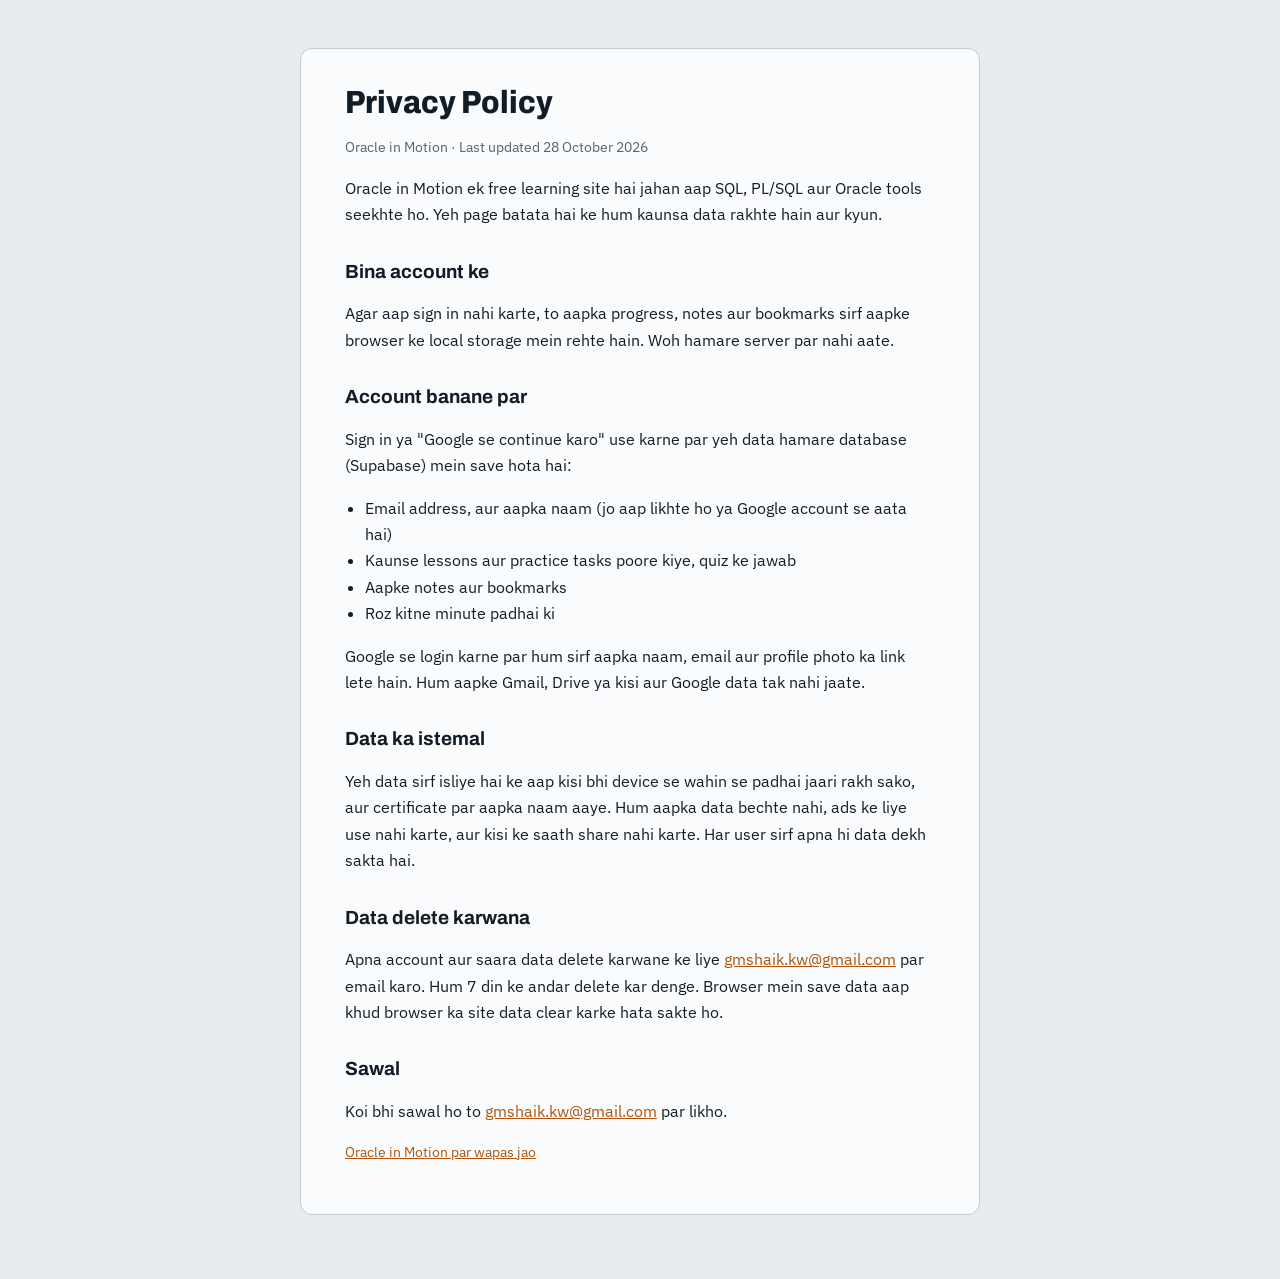
<file: public/privacy.html>
<!doctype html>
<html lang="hi">
<meta charset="utf-8">
<meta name="viewport" content="width=device-width, initial-scale=1">
<title>Privacy Policy · Oracle in Motion</title>
<link rel="preconnect" href="https://fonts.googleapis.com">
<link rel="preconnect" href="https://fonts.gstatic.com" crossorigin>
<link rel="stylesheet" href="https://fonts.googleapis.com/css2?family=Archivo:wdth,wght@62..125,600..800&family=IBM+Plex+Sans:wght@400;600&display=swap">
<style>
:root{--paper:#E8ECEF;--panel:#FAFBFC;--ink:#121C26;--muted:#55626E;--line:#C3CCD5;--accent:#B1530A}
@media (prefers-color-scheme:dark){:root{--paper:#0D141B;--panel:#141E28;--ink:#E2E9EF;--muted:#93A1AE;--line:#2A3846;--accent:#F08C3A}}
*{box-sizing:border-box}
body{margin:0;background:var(--paper);color:var(--ink);font:400 16px/1.65 "IBM Plex Sans",system-ui,sans-serif}
main{max-width:720px;margin:0 auto;padding:48px 20px 64px}
.sheet{background:var(--panel);border:1px solid var(--line);border-radius:12px;padding:36px clamp(20px,5vw,44px)}
h1{margin:0 0 4px;font:800 32px/1.15 "Archivo",sans-serif;font-stretch:90%}
h2{margin:32px 0 8px;font:700 19px/1.3 "Archivo",sans-serif}
p,li{max-width:64ch}
ul{padding-left:20px}
.muted{color:var(--muted);font-size:14px}
a{color:var(--accent)}
</style>
<main>
  <article class="sheet">
    <h1>Privacy Policy</h1>
    <p class="muted">Oracle in Motion · Last updated 28 October 2026</p>

    <p>Oracle in Motion ek free learning site hai jahan aap SQL, PL/SQL aur Oracle tools seekhte ho. Yeh page batata hai ke hum kaunsa data rakhte hain aur kyun.</p>

    <h2>Bina account ke</h2>
    <p>Agar aap sign in nahi karte, to aapka progress, notes aur bookmarks sirf aapke browser ke local storage mein rehte hain. Woh hamare server par nahi aate.</p>

    <h2>Account banane par</h2>
    <p>Sign in ya "Google se continue karo" use karne par yeh data hamare database (Supabase) mein save hota hai:</p>
    <ul>
      <li>Email address, aur aapka naam (jo aap likhte ho ya Google account se aata hai)</li>
      <li>Kaunse lessons aur practice tasks poore kiye, quiz ke jawab</li>
      <li>Aapke notes aur bookmarks</li>
      <li>Roz kitne minute padhai ki</li>
    </ul>
    <p>Google se login karne par hum sirf aapka naam, email aur profile photo ka link lete hain. Hum aapke Gmail, Drive ya kisi aur Google data tak nahi jaate.</p>

    <h2>Data ka istemal</h2>
    <p>Yeh data sirf isliye hai ke aap kisi bhi device se wahin se padhai jaari rakh sako, aur certificate par aapka naam aaye. Hum aapka data bechte nahi, ads ke liye use nahi karte, aur kisi ke saath share nahi karte. Har user sirf apna hi data dekh sakta hai.</p>

    <h2>Data delete karwana</h2>
    <p>Apna account aur saara data delete karwane ke liye <a href="mailto:gmshaik.kw@gmail.com">gmshaik.kw@gmail.com</a> par email karo. Hum 7 din ke andar delete kar denge. Browser mein save data aap khud browser ka site data clear karke hata sakte ho.</p>

    <h2>Sawal</h2>
    <p>Koi bhi sawal ho to <a href="mailto:gmshaik.kw@gmail.com">gmshaik.kw@gmail.com</a> par likho.</p>

    <p class="muted"><a href="/">Oracle in Motion par wapas jao</a></p>
  </article>
</main>
</html>
</file>
